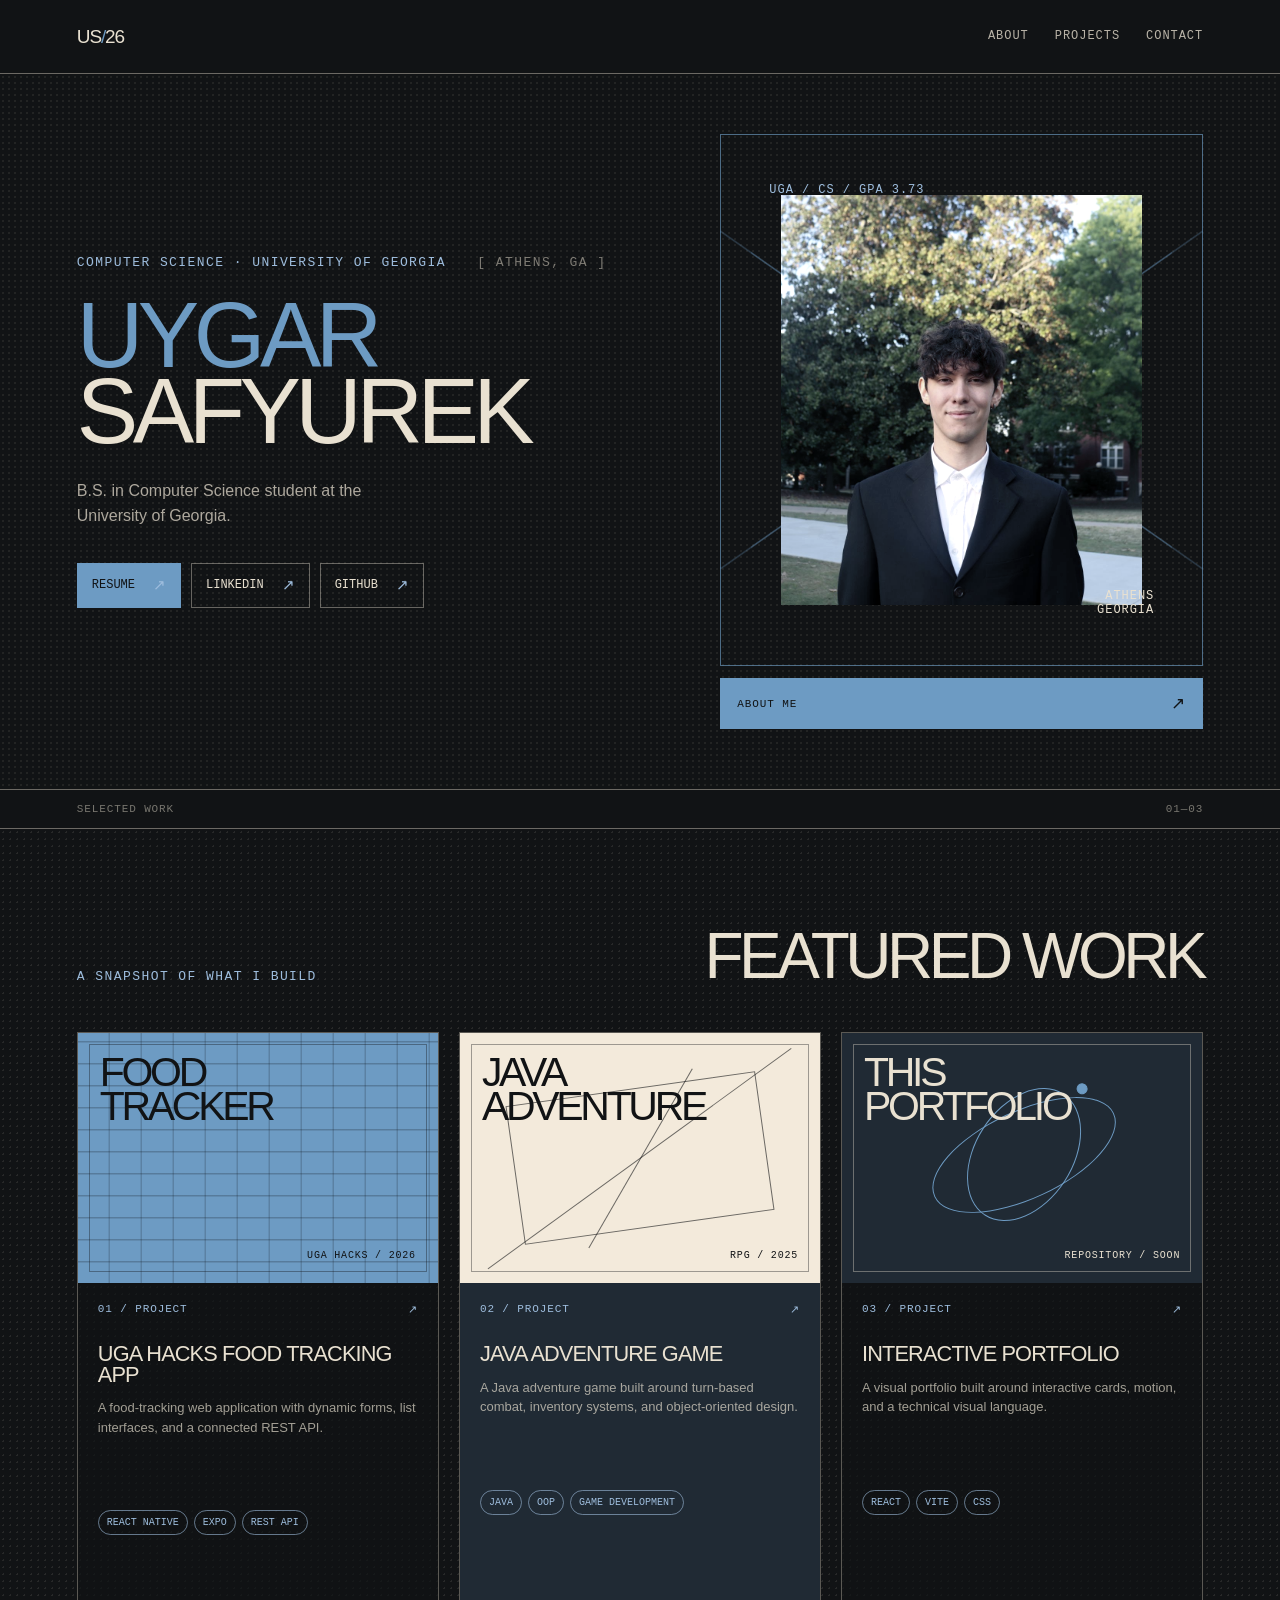
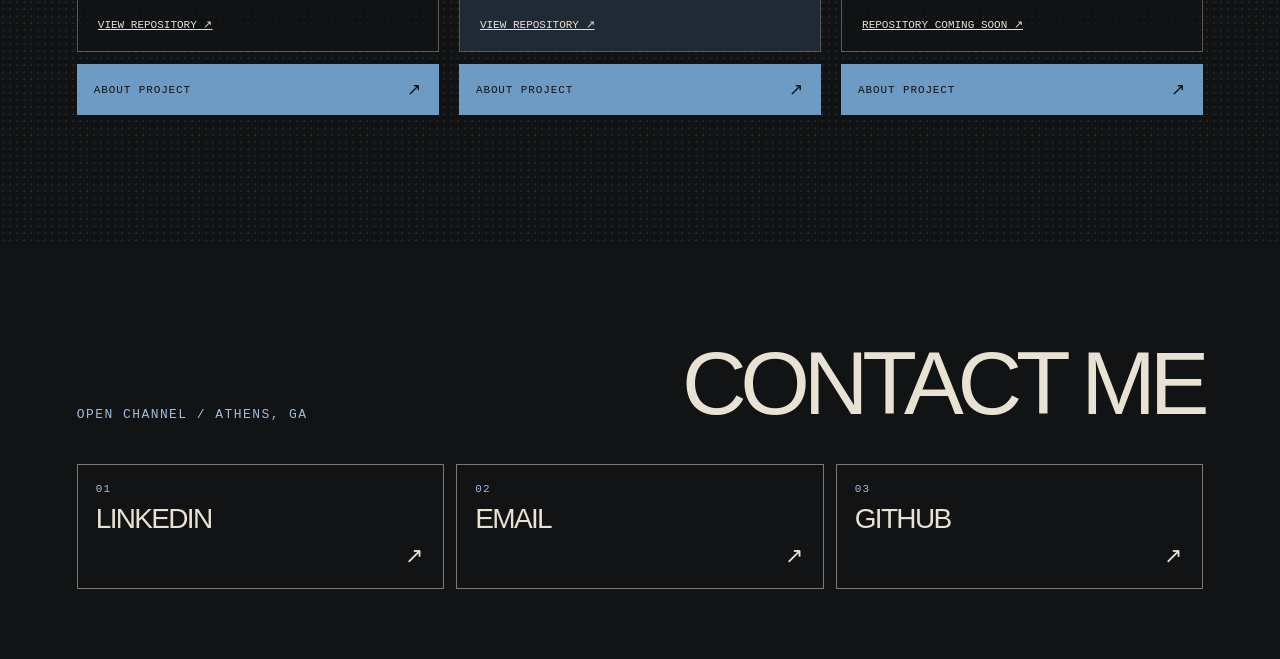
<file: index.html>
<!doctype html>
<html lang="en">
  <head>
    <meta charset="UTF-8" />
    <meta name="viewport" content="width=device-width, initial-scale=1.0" />
    <meta name="theme-color" content="#111315" />
    <title>Uygar Safyurek — Computer Science Student</title>
    <script type="module" crossorigin src="/assets/index-BWrmf8FJ.js"></script>
    <link rel="stylesheet" crossorigin href="/assets/index-DhYy6Tmw.css">
  </head>
  <body>
    <div id="root"></div>
  </body>
</html>
</file>
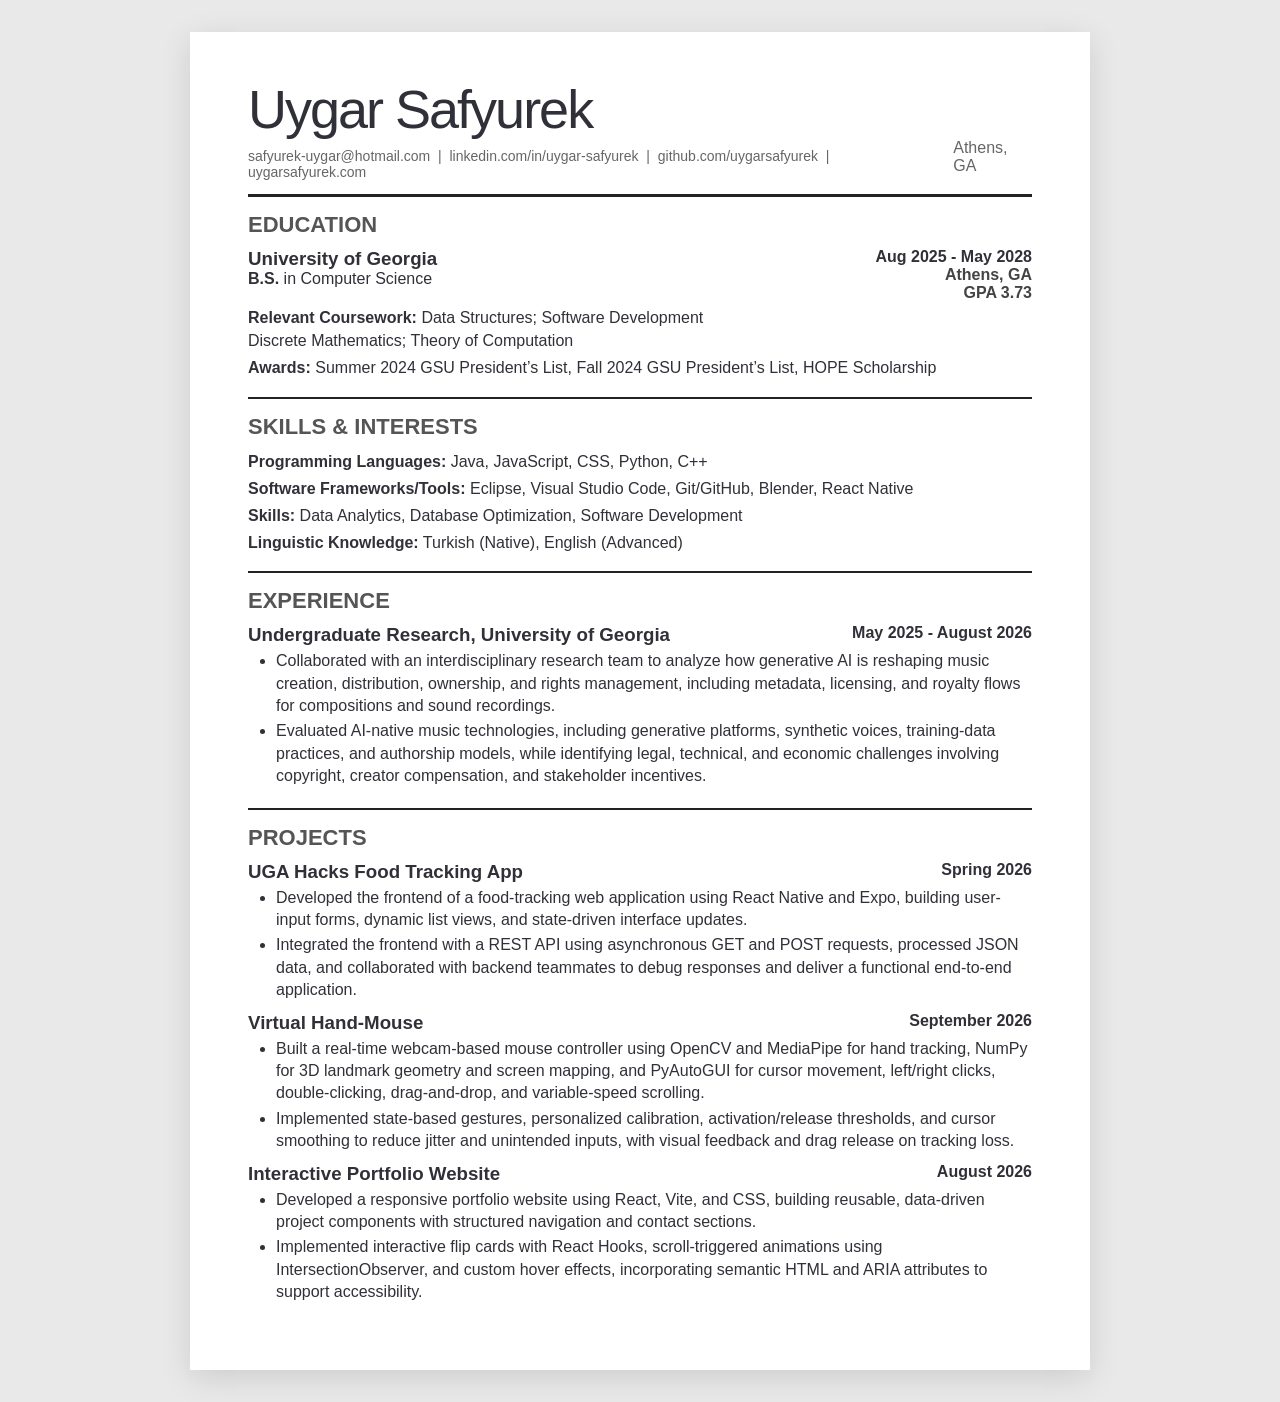
<file: resume.html>
<!doctype html>
<html lang="en">
<head>
  <meta charset="UTF-8">
  <meta name="viewport" content="width=device-width, initial-scale=1.0">
  <title>Uygar Safyurek | Resume</title>
  <style>
    :root { color: #303038; background: #e9e9e9; font-family: Arial, Helvetica, sans-serif; }
    * { box-sizing: border-box; }
    body { margin: 0; padding: 32px 16px; }
    main { max-width: 900px; margin: 0 auto; padding: 46px 58px; background: #fff; box-shadow: 0 8px 30px rgba(0,0,0,.12); }
    header { display: flex; justify-content: space-between; align-items: end; gap: 24px; padding-bottom: 14px; border-bottom: 3px solid #222; }
    h1 { margin: 0; font-size: clamp(36px, 6vw, 54px); font-weight: 400; letter-spacing: -2px; }
    .location { margin: 0 0 5px; color: #666; font-size: 16px; }
    .contact { margin: 8px 0 0; color: #666; font-size: 14px; }
    section { padding: 15px 0 17px; border-bottom: 2px solid #222; }
    section:last-child { border-bottom: 0; }
    h2 { margin: 0 0 10px; color: #555; font-size: 22px; }
    h3, p { margin: 0; }
    .row { display: flex; justify-content: space-between; gap: 24px; }
    .date { flex: 0 0 auto; font-weight: 700; text-align: right; }
    .muted { color: #444; }
    .label { font-weight: 700; }
    .details { margin-top: 4px; line-height: 1.45; }
    ul { margin: 4px 0 0; padding-left: 28px; }
    li { margin: 3px 0; line-height: 1.4; }
    @media (max-width: 640px) { body { padding: 0; } main { padding: 28px 22px; } header, .row { display: block; } .location, .date { margin-top: 8px; text-align: left; } .contact { line-height: 1.55; } }
    @media print { body { padding: 0; background: #fff; } main { max-width: none; padding: 0; box-shadow: none; } }
  </style>
</head>
<body>
  <main>
    <header>
      <div>
        <h1>Uygar Safyurek</h1>
        <p class="contact">safyurek-uygar@hotmail.com &nbsp;|&nbsp; linkedin.com/in/uygar-safyurek &nbsp;|&nbsp; github.com/uygarsafyurek &nbsp;|&nbsp; uygarsafyurek.com</p>
      </div>
      <p class="location">Athens, GA</p>
    </header>

    <section>
      <h2>EDUCATION</h2>
      <div class="row"><div><h3>University of Georgia</h3><p><span class="label">B.S.</span> in Computer Science</p></div><p class="date">Aug 2025 - May 2028<br><span class="muted">Athens, GA<br>GPA 3.73</span></p></div>
      <p class="details"><span class="label">Relevant Coursework:</span> Data Structures; Software Development<br>Discrete Mathematics; Theory of Computation</p>
      <p class="details"><span class="label">Awards:</span> Summer 2024 GSU President’s List, Fall 2024 GSU President’s List, HOPE Scholarship</p>
    </section>

    <section>
      <h2>SKILLS &amp; INTERESTS</h2>
      <p class="details"><span class="label">Programming Languages:</span> Java, JavaScript, CSS, Python, C++</p>
      <p class="details"><span class="label">Software Frameworks/Tools:</span> Eclipse, Visual Studio Code, Git/GitHub, Blender, React Native</p>
      <p class="details"><span class="label">Skills:</span> Data Analytics, Database Optimization, Software Development</p>
      <p class="details"><span class="label">Linguistic Knowledge:</span> Turkish (Native), English (Advanced)</p>
    </section>

    <section>
      <h2>EXPERIENCE</h2>
      <div class="row"><h3>Undergraduate Research, University of Georgia</h3><p class="date">May 2025 - August 2026</p></div>
      <ul>
        <li>Collaborated with an interdisciplinary research team to analyze how generative AI is reshaping music creation, distribution, ownership, and rights management, including metadata, licensing, and royalty flows for compositions and sound recordings.</li>
        <li>Evaluated AI-native music technologies, including generative platforms, synthetic voices, training-data practices, and authorship models, while identifying legal, technical, and economic challenges involving copyright, creator compensation, and stakeholder incentives.</li>
      </ul>
    </section>

    <section>
      <h2>PROJECTS</h2>
      <div class="row"><h3>UGA Hacks Food Tracking App</h3><p class="date">Spring 2026</p></div>
      <ul><li>Developed the frontend of a food-tracking web application using React Native and Expo, building user-input forms, dynamic list views, and state-driven interface updates.</li><li>Integrated the frontend with a REST API using asynchronous GET and POST requests, processed JSON data, and collaborated with backend teammates to debug responses and deliver a functional end-to-end application.</li></ul>
      <div class="row" style="margin-top: 10px"><h3>Virtual Hand-Mouse</h3><p class="date">September 2026</p></div>
      <ul><li>Built a real-time webcam-based mouse controller using OpenCV and MediaPipe for hand tracking, NumPy for 3D landmark geometry and screen mapping, and PyAutoGUI for cursor movement, left/right clicks, double-clicking, drag-and-drop, and variable-speed scrolling.</li><li>Implemented state-based gestures, personalized calibration, activation/release thresholds, and cursor smoothing to reduce jitter and unintended inputs, with visual feedback and drag release on tracking loss.</li></ul>
      <div class="row" style="margin-top: 10px"><h3>Interactive Portfolio Website</h3><p class="date">August 2026</p></div>
      <ul><li>Developed a responsive portfolio website using React, Vite, and CSS, building reusable, data-driven project components with structured navigation and contact sections.</li><li>Implemented interactive flip cards with React Hooks, scroll-triggered animations using IntersectionObserver, and custom hover effects, incorporating semantic HTML and ARIA attributes to support accessibility.</li></ul>
    </section>
  </main>
</body>
</html>
</file>
<file: assets/index-DhYy6Tmw.css>
:root{--ink:#111315;--paper:#e9e1d1;--blue:#6d9bc3;--blue-light:#9ebddd;--cream:#f3eadb;--line:#e9e1d16b;--sans:"Arial Narrow", "Helvetica Neue", Arial, sans-serif;--display:"Arial Black", Impact, sans-serif;--mono:"Courier New", monospace;font:16px/1.35 var(--sans);letter-spacing:0;color:var(--paper);background:var(--ink);font-synthesis:none;text-rendering:optimizelegibility;-webkit-font-smoothing:antialiased;-moz-osx-font-smoothing:grayscale}*{box-sizing:border-box}html{scroll-behavior:smooth}body{background:var(--ink);min-width:320px;margin:0}#root{width:100%}.site-shell{background:var(--ink);max-width:1440px;margin:0 auto;overflow:hidden}.topbar,.hero-section,.section-rule,.work-section,.about-section,.footer{padding-left:clamp(24px,6vw,92px);padding-right:clamp(24px,6vw,92px)}.topbar{border-bottom:1px solid var(--line);min-height:74px;font-family:var(--mono);text-transform:uppercase;letter-spacing:.08em;justify-content:space-between;align-items:center;font-size:12px;display:flex}.mark{color:var(--paper);font-family:var(--display);letter-spacing:-.06em;font-size:19px;text-decoration:none}.mark span,.section-heading h2 span,.footer h2 span{color:var(--blue)}nav{gap:26px;display:flex}nav a,.status{color:var(--paper);opacity:.78;text-decoration:none}nav a:hover,nav a:focus-visible,.footer-links a:hover{color:var(--blue-light);opacity:1}.status{align-items:center;gap:8px;display:flex}.status i{background:var(--blue);width:7px;height:7px;box-shadow:0 0 10px var(--blue);border-radius:50%;display:block}.hero-section{background-image:radial-gradient(#e9e1d114 1px,#0000 1px);background-size:6px 6px;grid-template-columns:minmax(0,1fr) minmax(320px,.8fr);align-items:center;gap:40px;min-height:650px;display:grid;position:relative}.hero-copy{z-index:1;padding:86px 0;position:relative}.eyebrow{font:13px var(--mono);letter-spacing:.11em;text-transform:uppercase;color:var(--blue-light);margin:0 0 28px}.eyebrow span{color:var(--paper);opacity:.5;margin-left:22px}h1,h2,h3,p{margin-top:0}h1{max-width:720px;font:7.2vw/.82 var(--display);letter-spacing:-.06em;text-transform:uppercase;margin-bottom:30px}h1 em,h2 em{color:var(--blue);font-style:normal}.intro{color:#e9e1d1b8;max-width:340px;line-height:1.55}.hero-actions{flex-wrap:wrap;gap:10px;margin-top:34px;display:flex}.action-button{color:var(--paper);font:12px var(--mono);text-transform:uppercase;border:1px solid #e9e1d166;align-items:center;gap:18px;padding:12px 14px;text-decoration:none;transition:background .25s,border-color .25s,color .25s,transform .25s;display:inline-flex}.action-button span{color:var(--blue-light);font-size:15px}.action-button:hover{border-color:var(--blue-light);background:var(--blue);color:var(--ink);transform:translateY(-3px)}.action-primary{border-color:var(--blue);background:var(--blue);color:var(--ink)}.hero-signal{height:auto;margin:60px 0;position:relative}.portrait-frame{background:linear-gradient(145deg,#0000 49.8%,#6d9bc34d 50%,#0000 50.2%),linear-gradient(35deg,#0000 49.8%,#6d9bc34d 50%,#0000 50.2%);border:1px solid #6d9bc3a6;padding:30px}.portrait-card{perspective:1200px;height:470px;position:relative}.portrait-card-inner{width:100%;height:100%;position:relative}.portrait-face{backface-visibility:hidden;transform-style:preserve-3d;transition:transform .85s cubic-bezier(.2,.8,.2,1),opacity .2s;position:absolute;inset:0;overflow:hidden}.portrait-front{opacity:1;transform:rotateY(0)}.portrait-back{opacity:0;transform:rotateY(180deg)}.hero-signal.is-flipped .portrait-front{opacity:0;transform:rotateY(-180deg)}.hero-signal.is-flipped .portrait-back{opacity:1;transition-delay:.15s;transform:rotateY(0)}.portrait-front{background:linear-gradient(145deg,#0000 49.8%,#6d9bc34d 50%,#0000 50.2%),linear-gradient(35deg,#0000 49.8%,#6d9bc34d 50%,#0000 50.2%)}.portrait-photo{z-index:2;background:var(--blue);position:absolute;inset:30px;overflow:hidden}.portrait-photo:after{content:"";mix-blend-mode:color;background:#6d9bc333;position:absolute;inset:0}.portrait-photo img{object-fit:cover;object-position:center 25%;filter:saturate(.7)contrast(1.08);width:100%;height:100%;transition:transform .8s cubic-bezier(.2,.8,.2,1),filter .5s}.hero-signal:hover .portrait-photo img{filter:saturate(.95)contrast(1.1);transform:scale(1.045)}.portrait-back{box-sizing:border-box;background-color:var(--blue);color:var(--ink);background-image:linear-gradient(#1113151f 1px,#0000 1px),linear-gradient(90deg,#1113151f 1px,#0000 1px),radial-gradient(circle at 86% 14%,#f3eadba6 0 2px,#0000 3px),radial-gradient(circle at 11% 82%,#f3eadb66 0 1px,#0000 2px);background-size:28px 28px,28px 28px,auto,auto;justify-content:center;align-items:center;padding:42px;display:flex;overflow:hidden}.portrait-back:before{content:"";pointer-events:none;border:1px solid #11131561;position:absolute;inset:14px}.portrait-back:after{content:"ABOUT / 01";color:#11131594;font:10px var(--mono);letter-spacing:.12em;position:absolute;top:23px;right:28px}.card-bio{z-index:1;text-align:center;text-wrap:balance;letter-spacing:.01em;width:100%;max-width:none;margin:0;font:clamp(18px,2.1vw,26px)/1.48 Trebuchet MS,Helvetica Neue,sans-serif;position:relative}.about-card-button{border:1px solid var(--blue);background:var(--blue);width:100%;color:var(--ink);cursor:pointer;font:11px var(--mono);letter-spacing:.08em;text-transform:uppercase;justify-content:space-between;align-items:center;margin-top:12px;padding:14px 16px;transition:background .25s,color .25s,transform .25s;display:flex}.about-card-button:hover{background:var(--blue-light);transform:translateY(-3px)}.about-card-button span{font-size:17px}.signal-label{z-index:3;font:12px var(--mono);letter-spacing:.08em;color:var(--blue-light);position:absolute}.label-top{top:18px;left:18px}.label-bottom{text-align:right;color:var(--paper);bottom:18px;right:18px}.section-rule{border-top:1px solid var(--line);border-bottom:1px solid var(--line);color:#e9e1d17a;font:11px var(--mono);letter-spacing:.08em;text-transform:uppercase;justify-content:space-between;padding-top:13px;padding-bottom:13px;display:flex}.work-section{background-image:radial-gradient(#e9e1d11a 1px,#0000 1px);background-size:7px 7px;padding-top:100px;padding-bottom:130px}.section-heading{justify-content:space-between;align-items:end;margin-bottom:48px;display:flex}.section-heading .eyebrow{margin-bottom:0}h2{font:5vw/.86 var(--display);letter-spacing:-.07em;text-transform:uppercase;margin:0}.project-grid{grid-template-columns:repeat(3,1fr);gap:20px;display:grid}.project-card{perspective:1200px;min-width:0;transition:transform .45s cubic-bezier(.2,.8,.2,1)}.project-card:hover{transform:translateY(-9px)}.project-card-inner{height:620px;transform-style:preserve-3d;position:relative}.project-card-face{backface-visibility:hidden;border:1px solid #e9e1d157;flex-direction:column;transition:transform .85s cubic-bezier(.2,.8,.2,1),opacity .2s;display:flex;position:absolute;inset:0;overflow:hidden}.project-card-front{opacity:1;transform:rotateY(0)}.project-card-back{opacity:0;box-sizing:border-box;color:var(--ink);background-color:#78a8d0;background-image:linear-gradient(#11131521 1px,#0000 1px),linear-gradient(90deg,#11131521 1px,#0000 1px),linear-gradient(#f3eadb1f 1px,#0000 1px),linear-gradient(90deg,#f3eadb1f 1px,#0000 1px);background-size:28px 28px,28px 28px,7px 7px,7px 7px;padding:22px;overflow:hidden;transform:rotateY(180deg)}.project-card-back:before{content:"";pointer-events:none;border:1px solid #11131561;position:absolute;inset:12px}.project-card-back:after{content:"";pointer-events:none;border:1px solid #11131547;border-radius:50%;width:170px;height:170px;position:absolute;bottom:-58px;right:-55px;box-shadow:0 0 0 12px #0000,0 0 0 13px #11131533,0 0 0 28px #0000,0 0 0 29px #11131529}.project-card-back>*{z-index:1;position:relative}.project-card.is-flipped .project-card-front{opacity:0;transform:rotateY(-180deg)}.project-card.is-flipped .project-card-back{opacity:1;transition-delay:.15s;transform:rotateY(0)}.project-art{box-sizing:border-box;flex-direction:column;justify-content:space-between;height:250px;padding:22px;display:flex;position:relative;overflow:hidden}.project-card-blue .project-art{background:var(--blue);color:var(--ink)}.project-card-cream .project-art{background:var(--cream);color:var(--ink)}.project-card-dark .project-art{color:var(--paper);background:#202a34}.project-art:after{content:"";opacity:.38;pointer-events:none;border:1px solid;position:absolute;inset:11px}.art-title{z-index:1;font:clamp(30px, 3.2vw, 54px)/.84 var(--display);letter-spacing:-.08em}.art-code{z-index:1;font:10px var(--mono);letter-spacing:.08em;align-self:flex-end}.art-grid{mix-blend-mode:multiply;background:repeating-linear-gradient(0deg,#0000 0 20px,#11131538 21px 22px),repeating-linear-gradient(90deg,#0000 0 30px,#1113152e 31px 32px);position:absolute;inset:0}.art-dungeon{border:1px solid #11131599;position:absolute;inset:22% 15%;transform:rotate(-8deg)}.art-dungeon:before,.art-dungeon:after{content:"";background:#11131599;position:absolute}.art-dungeon:before{width:1px;height:150%;top:-25%;left:50%;transform:rotate(38deg)}.art-dungeon:after{width:150%;height:1px;top:50%;left:-25%;transform:rotate(-28deg)}.art-dungeon i{border:1px solid var(--ink);background:var(--cream);border-radius:50%;width:9px;height:9px;position:absolute}.art-dungeon i:first-child{top:20%;left:20%}.art-dungeon i:nth-child(2){top:55%;right:25%}.art-dungeon i:last-child{bottom:15%;left:48%}.art-orbit{border:1px solid var(--blue);border-radius:50%;width:55%;height:35%;position:absolute;top:31%;left:23%;transform:rotate(-25deg)}.art-orbit:before,.art-orbit:after{content:"";border:1px solid var(--blue);border-radius:50%;position:absolute}.art-orbit:before{inset:-35% 25%;transform:rotate(58deg)}.art-orbit:after{background:var(--blue);width:9px;height:9px;top:2%;right:6%}.art-orbit i{background:var(--blue);border-radius:50%;width:38px;height:38px;position:absolute;top:28%;left:42%}.project-card-content{background:#111315b3;flex-direction:column;flex:1;padding:20px;display:flex}.project-card-cream .project-card-content{background:#202a34}.project-card-top{color:var(--blue-light);font:11px var(--mono);letter-spacing:.08em;justify-content:space-between;display:flex}.project-card h3{margin:28px 0 13px;font-size:clamp(18px,1.7vw,25px);line-height:.95}.project-card p{color:#e9e1d1ad;min-height:94px;font:13px/1.5 var(--sans);margin:0}.project-tags{flex-wrap:wrap;gap:6px;margin-top:18px;display:flex}.project-tags span{color:var(--blue-light);font:10px var(--mono);text-transform:uppercase;border:1px solid #9ebddd99;border-radius:999px;padding:6px 8px}.project-link{color:var(--paper);font:11px var(--mono);text-transform:uppercase;margin-top:auto;padding-top:22px;display:block}.project-card:hover .project-link{color:var(--blue-light)}.project-back-top{color:#111315a8;font:10px var(--mono);letter-spacing:.1em;border-bottom:1px solid #11131566;justify-content:space-between;padding-bottom:15px;display:flex}.project-back-copy{flex-direction:column;flex:1;justify-content:center;display:flex}.project-back-kicker{text-transform:uppercase;color:#111315a3!important;min-height:0!important;font:11px var(--mono)!important;margin-bottom:15px!important}.project-card-back h3{color:var(--ink);margin:0 0 18px;font-size:clamp(25px,2.6vw,38px);line-height:.9}.project-card-back .project-back-copy>p:last-child{color:#111315cc;min-height:0;font:15px/1.48 var(--sans)}.project-back-footer{border-top:1px solid #11131566;padding-top:18px}.project-back-footer .project-tags{margin-top:0}.project-back-footer .project-tags span{color:var(--ink);border-color:#11131580}.project-back-footer a{color:var(--ink);font:11px var(--mono);text-transform:uppercase;margin-top:20px;text-decoration:none;display:block}.project-flip-button{border:1px solid var(--blue);background:var(--blue);width:100%;color:var(--ink);cursor:pointer;font:11px var(--mono);letter-spacing:.08em;text-transform:uppercase;justify-content:space-between;align-items:center;margin-top:12px;padding:14px 16px;transition:background .25s,transform .25s;display:flex}.project-flip-button:hover{background:var(--blue-light);transform:translateY(-3px)}.project-flip-button span{font-size:17px}.work-grid{grid-template-columns:1.45fr 1fr;gap:54px 24px;display:grid}.project-featured{grid-row:span 2}.project-image{background:var(--cream);border:1px solid #e9e1d1a6;height:570px;position:relative;overflow:hidden}.project-image img{object-fit:cover;filter:saturate(.8)contrast(1.04);width:100%;height:100%}.image-index{font:10px var(--mono);color:var(--cream);background:var(--ink);padding:6px 8px;position:absolute;bottom:12px;left:14px}.project-placeholder{box-sizing:border-box;height:280px;font:4.8vw/.8 var(--display);letter-spacing:-.08em;flex-direction:column;justify-content:space-between;padding:24px;display:flex;position:relative;overflow:hidden}.project-placeholder:after{content:"";opacity:.4;border:1px solid;position:absolute;inset:10px}.placeholder-blue{background:var(--blue);color:var(--ink)}.placeholder-cream{background:var(--cream);color:var(--ink)}.project-placeholder b{font:10px var(--mono);letter-spacing:.1em;align-self:flex-end}.placeholder-dark{color:var(--paper);background:#202a34}.placeholder-lines,.scan-line,.wireframe{pointer-events:none;position:absolute;inset:0}.placeholder-lines{mix-blend-mode:multiply;background:repeating-linear-gradient(0deg,#0000 0 22px,#11131540 23px 24px),repeating-linear-gradient(90deg,#0000 0 38px,#11131538 39px 40px)}.scan-line{top:50%;background:var(--blue);height:2px;box-shadow:0 0 20px var(--blue);animation:4s ease-in-out infinite scan;inset-inline:0}.wireframe{border:1px solid var(--blue);box-shadow:16px 16px 0 -15px var(--blue), -16px -16px 0 -15px var(--blue);animation:7s ease-in-out infinite drift;inset:20% 15%;transform:rotate(30deg)skew(-18deg)}.project-meta{border-top:1px solid var(--line);justify-content:space-between;align-items:start;gap:18px;padding-top:16px;display:flex}.project-meta>div{align-items:baseline;gap:14px;display:flex}.project-number{color:var(--blue);font:12px var(--mono)}h3{font:22px var(--display);letter-spacing:-.04em;text-transform:uppercase;margin:0}.project-meta p{color:#e9e1d18c;font:12px/1.4 var(--mono);text-align:right;margin:0}.project-meta a{color:var(--blue-light);font-size:24px;text-decoration:none;transition:transform .25s,color .25s}.project-detail{color:#e9e1d19e;font:11px/1.45 var(--mono);gap:8px;margin:17px 0 0 28px;padding:0;list-style:none;display:grid}.project-detail li:before{content:"+ ";color:var(--blue)}.project:hover{transform:translateY(-7px)}.project{transition:transform .45s cubic-bezier(.2,.8,.2,1)}.project:hover .project-placeholder{filter:saturate(1.18)}.project:hover .project-meta a{color:var(--paper);transform:translate(4px,-4px)}.about-section{border-top:1px solid var(--line);border-bottom:1px solid var(--line);background:var(--blue);color:var(--ink);grid-template-columns:1fr 1.2fr 1fr;align-items:center;gap:40px;padding-top:90px;padding-bottom:90px;display:grid}.about-section .eyebrow{color:var(--ink);opacity:.7}.about-section h2{font-size:4.4vw}.about-section h2 em{color:var(--cream)}.about-stamp{border:1px solid var(--ink);text-align:center;width:132px;height:132px;font:9px/1.2 var(--mono);border-radius:50%;place-content:center;display:grid;transform:rotate(-12deg)}.about-stamp strong{font:28px var(--display);letter-spacing:-.08em}.about-text{font-size:15px;line-height:1.45}.about-text strong{font-weight:700}.services,.experience-note{font:10px/1.55 var(--mono);text-transform:uppercase;border-top:1px solid #11131573;margin-top:24px;padding-top:16px}.experience-note{margin-bottom:0}.project-description{color:#e9e1d1a6;max-width:720px;font:12px/1.55 var(--mono);margin:18px 0 0 28px}.research-section{border-bottom:1px solid var(--line);grid-template-columns:.7fr 1.2fr 1fr;align-items:end;gap:40px;padding:110px clamp(24px,6vw,92px);display:grid}.research-index{font:11px var(--mono);color:var(--blue-light)}.research-index span{color:#e9e1d173;margin-top:8px;display:block}.research-section h2{font-size:4.4vw}.research-copy{color:#e9e1d1b3;max-width:360px;margin:0;line-height:1.55}.footer{box-sizing:border-box;min-height:390px;padding-top:100px;padding-bottom:70px}.contact-heading{justify-content:space-between;align-items:end;gap:30px;margin-bottom:42px;display:flex}.contact-heading .eyebrow{margin-bottom:0}.footer h2{margin:0;font-size:clamp(45px,7vw,100px)}.contact-actions{grid-template-columns:repeat(3,1fr);gap:12px;display:grid}.contact-button{background:var(--ink);min-height:125px;color:var(--paper);border:1px solid #e9e1d180;flex-direction:column;justify-content:space-between;padding:18px;text-decoration:none;transition:transform .35s cubic-bezier(.2,.8,.2,1),background .3s,border-color .3s,color .3s;display:flex;position:relative}.contact-button:hover{color:var(--ink);transform:translateY(-7px)}.contact-button:first-child:hover{border-color:var(--blue-light);background:var(--blue)}.contact-button:nth-child(2):hover{background:#345477;border-color:#567da8}.contact-button:nth-child(3):hover{background:#d97832;border-color:#f0a15b}.contact-number,.contact-arrow{font:11px var(--mono);letter-spacing:.1em}.contact-number{color:var(--blue-light)}.contact-button:hover .contact-number{color:#111315b3}.contact-button strong{font:28px var(--display);letter-spacing:-.06em;text-transform:uppercase}.contact-arrow{align-self:end;font-size:22px;transition:transform .3s}.contact-button:hover .contact-arrow{transform:translate(5px,-5px)}.hero-signal{transition:none}.portrait-card{transition:transform .6s cubic-bezier(.2,.8,.2,1)}.portrait-card:hover{transform:perspective(900px)rotateX(2deg)rotateY(-3deg)scale(1.015)}.footer h2 span{transition:transform .3s}.footer h2 a:hover span{transform:translate(6px,5px)}[data-reveal]{opacity:0;transition:opacity .8s,transform .8s cubic-bezier(.2,.8,.2,1);transform:translateY(35px)}[data-reveal].is-visible{opacity:1;transform:translateY(0)}.hero-signal[data-reveal]{transition-delay:.18s}.project:nth-child(2){transition-delay:80ms}.project:nth-child(3){transition-delay:.16s}@keyframes scan{0%,to{opacity:.4;transform:translateY(-95px)}50%{opacity:1;transform:translateY(95px)}}@keyframes drift{0%,to{transform:rotate(30deg)skew(-18deg)translate(0)}50%{transform:rotate(34deg)skew(-18deg)translate(10px,-8px)}}@media (prefers-reduced-motion:reduce){html{scroll-behavior:auto}*,:before,:after{transition-duration:.01ms!important;animation-duration:.01ms!important;animation-iteration-count:1!important}[data-reveal]{opacity:1;transform:none}}@media (width<=720px){.topbar{min-height:64px}nav{gap:12px;font-size:10px}.status{display:none}.hero-section{min-height:auto;display:block}.hero-copy{padding:76px 0 30px}h1{font-size:17vw}.hero-signal{margin:40px 10px 70px}.portrait-frame{padding:22px}.portrait-card{height:420px}.portrait-photo{inset:22px}.portrait-back{padding:28px}.card-bio{font-size:clamp(17px,5vw,22px);line-height:1.3}.section-heading{display:block}.section-heading .eyebrow{margin-bottom:18px}h2{font-size:12vw}.work-section{padding-top:70px;padding-bottom:90px}.project-grid{grid-template-columns:1fr;gap:28px}.project-card-inner{height:580px}.project-art{height:220px}.project-card p{min-height:0}.project-card-back .project-back-copy>p:last-child{font-size:14px}.work-grid{display:block}.project{margin-bottom:52px}.project-placeholder{height:220px;font-size:13vw}.project-meta{flex-wrap:wrap}.project-meta p{text-align:left;order:3;width:100%}.project-detail{margin-left:0}.footer{min-height:420px;padding-top:70px}.contact-heading{margin-bottom:30px;display:block}.contact-heading .eyebrow{margin-bottom:18px}.contact-actions{grid-template-columns:1fr;gap:10px}.contact-button{min-height:94px}.contact-button strong{font-size:25px}}
</file>
